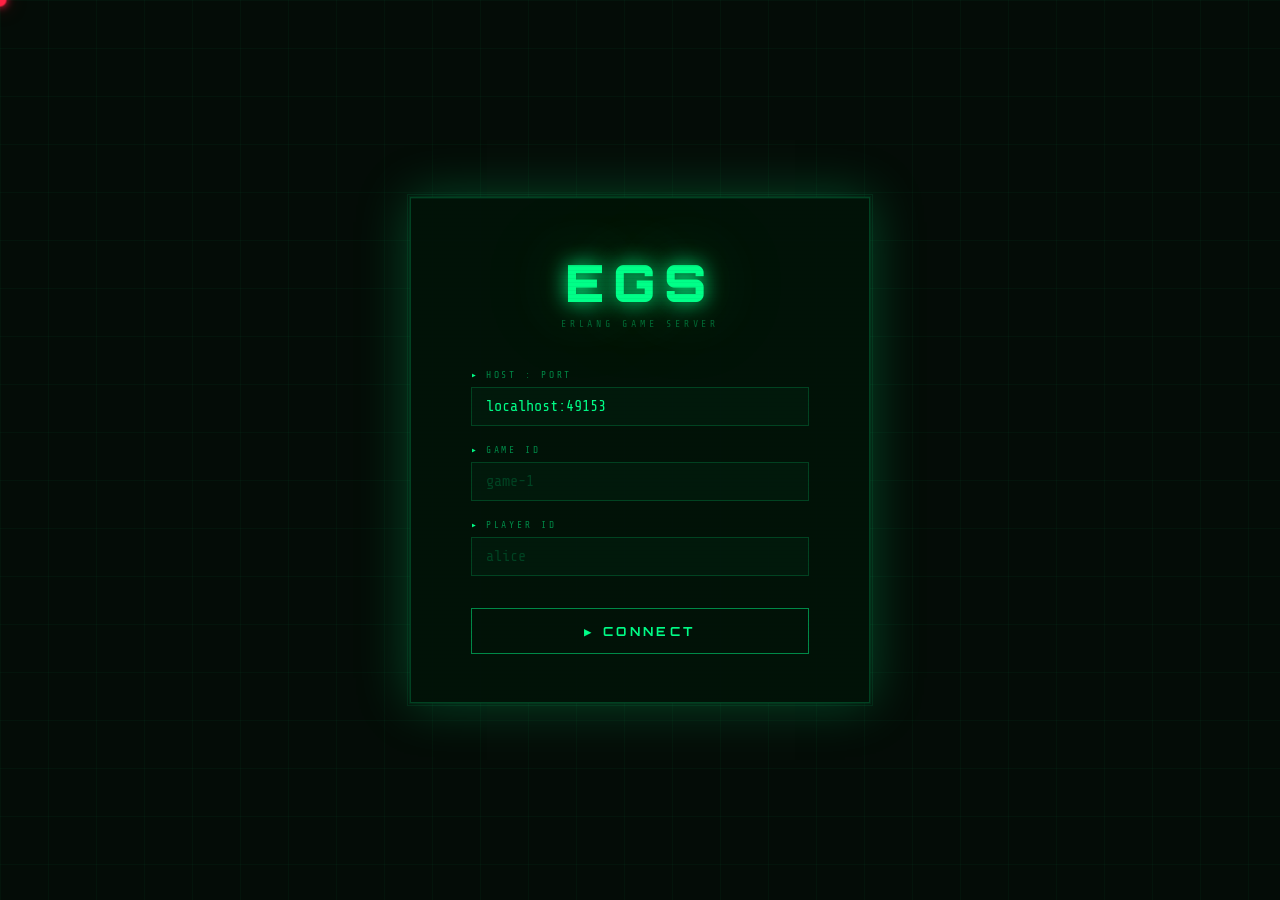
<file: erl/erlang_game_server/test_agario.html>
<!DOCTYPE html>
<html lang="it">
<head>
<meta charset="UTF-8">
<meta name="viewport" content="width=device-width, initial-scale=1.0">
<title>EGS — Erlang Game Server</title>
<link href="https://fonts.googleapis.com/css2?family=Share+Tech+Mono&family=Orbitron:wght@400;700;900&display=swap" rel="stylesheet">
<style>
*, *::before, *::after { box-sizing: border-box; margin: 0; padding: 0; }

:root {
  --green:      #00ff88;
  --green-dim:  rgba(0, 255, 136, 0.55);
  --green-glow: rgba(0, 255, 136, 0.25);
  --red:        #ff2244;
  --red-glow:   rgba(255, 34, 68, 0.4);
  --bg:         #040c07;
  --panel-bg:   rgba(2, 18, 8, 0.95);
  --border:     rgba(0, 255, 136, 0.2);
}

html, body {
  width: 100%; height: 100%;
  background: var(--bg);
  color: var(--green);
  font-family: 'Share Tech Mono', monospace;
  cursor: none;
  overflow: hidden;
  /* Global grid texture */
  background-image:
    linear-gradient(rgba(0,255,136,0.03) 1px, transparent 1px),
    linear-gradient(90deg, rgba(0,255,136,0.03) 1px, transparent 1px);
  background-size: 48px 48px;
}

/* ─── Mouse dot ──────────────────────────────────────── */
#mouse-dot {
  position: fixed;
  width: 13px; height: 13px;
  background: var(--red);
  border-radius: 50%;
  box-shadow: 0 0 8px var(--red), 0 0 22px var(--red-glow);
  pointer-events: none;
  transform: translate(-50%, -50%);
  z-index: 9999;
  will-change: left, top;
}

/* ─── LOGIN SCREEN ───────────────────────────────────── */
#login-screen {
  position: absolute; inset: 0;
  display: flex;
  align-items: center;
  justify-content: center;
}

.panel {
  position: relative;
  border: 1px solid var(--border);
  background: var(--panel-bg);
  padding: 52px 60px 48px;
  width: min(460px, 90vw);
  box-shadow:
    0 0 0 1px rgba(0,255,136,0.06),
    0 0 50px var(--green-glow),
    inset 0 1px 0 rgba(0,255,136,0.07);
}

/* Scanlines overlay */
.panel::after {
  content: '';
  position: absolute; inset: 0;
  background: repeating-linear-gradient(
    0deg, transparent, transparent 3px,
    rgba(0,0,0,0.04) 3px, rgba(0,0,0,0.04) 4px
  );
  pointer-events: none;
}

/* Corner ticks */
.panel::before {
  content: '';
  position: absolute;
  inset: -4px;
  border: 1px solid rgba(0,255,136,0.08);
  pointer-events: none;
}

.logo {
  font-family: 'Orbitron', monospace;
  font-size: 3.2rem;
  font-weight: 900;
  letter-spacing: 0.18em;
  text-align: center;
  color: var(--green);
  text-shadow: 0 0 20px var(--green), 0 0 60px var(--green-glow), 0 0 100px var(--green-glow);
  animation: flicker 8s infinite;
}

@keyframes flicker {
  0%, 95%, 97%, 99%, 100% { opacity: 1; }
  96%, 98% { opacity: 0.85; }
}

.subtitle {
  text-align: center;
  font-size: 0.62rem;
  letter-spacing: 0.38em;
  color: rgba(0,255,136,0.35);
  text-transform: uppercase;
  margin-top: 4px;
  margin-bottom: 40px;
}

.field + .field { margin-top: 18px; }

.field-label {
  display: block;
  font-size: 0.6rem;
  letter-spacing: 0.3em;
  color: rgba(0,255,136,0.5);
  text-transform: uppercase;
  margin-bottom: 7px;
}

.field-label .marker { color: var(--green); margin-right: 6px; }

.field-input {
  width: 100%;
  background: rgba(0,255,136,0.03);
  border: 1px solid rgba(0,255,136,0.18);
  color: var(--green);
  font-family: 'Share Tech Mono', monospace;
  font-size: 0.95rem;
  padding: 10px 14px;
  outline: none;
  transition: border-color 0.15s, box-shadow 0.15s, background 0.15s;
  caret-color: var(--green);
}

.field-input:focus {
  border-color: rgba(0,255,136,0.55);
  background: rgba(0,255,136,0.06);
  box-shadow: 0 0 14px var(--green-glow);
}

.field-input::placeholder { color: rgba(0,255,136,0.18); }

.connect-btn {
  display: block;
  width: 100%;
  margin-top: 32px;
  padding: 14px 20px;
  background: transparent;
  border: 1px solid rgba(0,255,136,0.5);
  color: var(--green);
  font-family: 'Orbitron', monospace;
  font-size: 0.78rem;
  font-weight: 700;
  letter-spacing: 0.28em;
  text-transform: uppercase;
  cursor: none;
  transition: background 0.15s, box-shadow 0.15s, border-color 0.15s;
  position: relative;
  overflow: hidden;
}

.connect-btn::before {
  content: '';
  position: absolute; inset: 0;
  background: linear-gradient(90deg, transparent, rgba(0,255,136,0.06), transparent);
  transform: translateX(-100%);
  transition: transform 0.4s;
}

.connect-btn:hover::before { transform: translateX(100%); }

.connect-btn:hover {
  background: rgba(0,255,136,0.1);
  border-color: var(--green);
  box-shadow: 0 0 24px var(--green-glow);
}

.connect-btn:disabled {
  opacity: 0.5;
  pointer-events: none;
}

.error-box {
  margin-top: 16px;
  padding: 10px 14px;
  border: 1px solid rgba(255,34,68,0.35);
  background: rgba(255,34,68,0.06);
  color: #ff4466;
  font-size: 0.77rem;
  letter-spacing: 0.04em;
  line-height: 1.5;
  display: none;
}

.error-box.visible {
  display: block;
  animation: slideIn 0.25s ease;
}

@keyframes slideIn {
  from { opacity: 0; transform: translateY(-6px); }
  to   { opacity: 1; transform: translateY(0); }
}

/* ─── GAME SCREEN ────────────────────────────────────── */
#game-screen {
  position: absolute; inset: 0;
  display: none;
  flex-direction: column;
  align-items: center;
  justify-content: center;
  gap: 10px;
}

#game-screen.active { display: flex; }

.hud {
  display: flex;
  align-items: center;
  justify-content: space-between;
  width: 100%;
  padding: 0 14px;
}

.hud-info {
  font-size: 0.65rem;
  letter-spacing: 0.18em;
  color: rgba(0,255,136,0.45);
  line-height: 1.8;
}

.hud-info b { color: var(--green); font-weight: normal; }

.hud-players {
  font-size: 0.65rem;
  letter-spacing: 0.12em;
  color: rgba(0,255,136,0.35);
}

.hud-players b { color: var(--green); }

.quit-btn {
  padding: 7px 22px;
  background: transparent;
  border: 1px solid rgba(255,34,68,0.4);
  color: #ff4466;
  font-family: 'Orbitron', monospace;
  font-size: 0.65rem;
  font-weight: 700;
  letter-spacing: 0.22em;
  text-transform: uppercase;
  cursor: none;
  transition: background 0.15s, box-shadow 0.15s;
}

.quit-btn:hover {
  background: rgba(255,34,68,0.1);
  box-shadow: 0 0 16px var(--red-glow);
}

#arena-canvas {
  border: 1px solid rgba(0,255,136,0.18);
  box-shadow:
    0 0 0 1px rgba(0,255,136,0.05),
    0 0 40px var(--green-glow),
    0 0 100px rgba(0,255,136,0.06);
  display: block;
  /* canvas is below the mouse dot */
}
</style>
</head>
<body>

<!-- Always-visible mouse dot -->
<div id="mouse-dot"></div>

<!-- ═══ LOGIN SCREEN ════════════════════════════════════ -->
<div id="login-screen">
  <div class="panel">
    <div class="logo">EGS</div>
    <div class="subtitle">Erlang Game Server</div>

    <div class="field">
      <label class="field-label" for="inp-host"><span class="marker">▸</span>Host : Port</label>
      <input class="field-input" id="inp-host" type="text"
             value="localhost:49153" autocomplete="off" spellcheck="false">
    </div>
    <div class="field">
      <label class="field-label" for="inp-game"><span class="marker">▸</span>Game ID</label>
      <input class="field-input" id="inp-game" type="text"
             placeholder="game-1" autocomplete="off" spellcheck="false">
    </div>
    <div class="field">
      <label class="field-label" for="inp-player"><span class="marker">▸</span>Player ID</label>
      <input class="field-input" id="inp-player" type="text"
             placeholder="alice" autocomplete="off" spellcheck="false">
    </div>

    <button class="connect-btn" id="connect-btn">▶ Connect</button>
    <div class="error-box" id="error-box"></div>
  </div>
</div>

<!-- ═══ GAME SCREEN ═════════════════════════════════════ -->
<div id="game-screen" id="game-screen">
  <div class="hud" id="hud">
    <div class="hud-info">
      GAME <b id="hud-game">—</b> &nbsp;·&nbsp; PLAYER <b id="hud-player">—</b>
    </div>
    <div class="hud-players">PLAYERS: <b id="hud-count">0</b></div>
    <button class="quit-btn" id="quit-btn">✕ Quit</button>
  </div>
  <canvas id="arena-canvas"></canvas>
</div>

<script>
"use strict";

// ──────────────────────────────────────────────────────────
// CONSTANTS
// ──────────────────────────────────────────────────────────
const ARENA_W = 2000;
const ARENA_H = 2000;

// ──────────────────────────────────────────────────────────
// STATE
// ──────────────────────────────────────────────────────────
let ws           = null;
let myGameId     = '';
let myPlayerId   = '';
let latestBalls  = [];        // last parsed balls from server
let latestFood   = [];
let mouseX       = 0;         // viewport coords
let mouseY       = 0;
let everConnected = false;    // received at least one WS message
let sendTimer    = null;
let rafId        = null;

// ──────────────────────────────────────────────────────────
// DOM REFS
// ──────────────────────────────────────────────────────────
const $mouseDot    = document.getElementById('mouse-dot');
const $loginScreen = document.getElementById('login-screen');
const $gameScreen  = document.getElementById('game-screen');
const $canvas      = document.getElementById('arena-canvas');
const ctx          = $canvas.getContext('2d');
const $errorBox    = document.getElementById('error-box');
const $connectBtn  = document.getElementById('connect-btn');
const $quitBtn     = document.getElementById('quit-btn');
const $hudGame     = document.getElementById('hud-game');
const $hudPlayer   = document.getElementById('hud-player');
const $hudCount    = document.getElementById('hud-count');

// ──────────────────────────────────────────────────────────
// MOUSE TRACKING
// ──────────────────────────────────────────────────────────
document.addEventListener('mousemove', e => {
  mouseX = e.clientX;
  mouseY = e.clientY;
  $mouseDot.style.left = mouseX + 'px';
  $mouseDot.style.top  = mouseY + 'px';
});

// ──────────────────────────────────────────────────────────
// CANVAS SIZING  (square, fits viewport)
// ──────────────────────────────────────────────────────────
function resizeCanvas() {
  const hudH = document.getElementById('hud').offsetHeight + 10 + 20; // gap + bottom margin
  const avW  = window.innerWidth  - 28;
  const avH  = window.innerHeight - hudH - 28;
  const side = Math.floor(Math.min(avW, avH));
  $canvas.width  = side;
  $canvas.height = side;
}

window.addEventListener('resize', resizeCanvas);

// ──────────────────────────────────────────────────────────
// COORDINATE HELPERS
// ──────────────────────────────────────────────────────────
// Arena units → canvas pixels
function a2c(ax, ay) {
  return [
    (ax / ARENA_W) * $canvas.width,
    (ay / ARENA_H) * $canvas.height,
  ];
}

// Mouse viewport coords → arena units
function mouseToArena() {
  const r = $canvas.getBoundingClientRect();
  return [
    ((mouseX - r.left) / $canvas.width)  * ARENA_W,
    ((mouseY - r.top)  / $canvas.height) * ARENA_H,
  ];
}

// Is mouse inside canvas bounding rect?
function mouseInCanvas() {
  const r = $canvas.getBoundingClientRect();
  return mouseX >= r.left && mouseX <= r.right &&
         mouseY >= r.top  && mouseY <= r.bottom;
}

// ──────────────────────────────────────────────────────────
// DIRECTION COMPUTATION
// ──────────────────────────────────────────────────────────
function computeDir() {
  const me = latestBalls.find(b => b.id === myPlayerId);
  if (!me) return [0, 0];

  const [mx, my] = mouseToArena();
  const vx = mx - me.x;
  const vy = my - me.y;
  const len = Math.hypot(vx, vy);
  if (len < 0.5) return [0, 0];
  return [vx / len, vy / len];
}

// ──────────────────────────────────────────────────────────
// WS SEND
// ──────────────────────────────────────────────────────────
function sendDir() {
  if (!ws || ws.readyState !== WebSocket.OPEN) return;
  const [dx, dy] = computeDir();
  ws.send(`{"dx":${dx.toFixed(4)},"dy":${dy.toFixed(4)}}`);
}

// ──────────────────────────────────────────────────────────
// RENDERING
// ──────────────────────────────────────────────────────────

// Deterministic hue from an ID string
function idToHue(id) {
  let h = 5381;
  for (let i = 0; i < id.length; i++) h = ((h * 33) ^ id.charCodeAt(i)) >>> 0;
  return h % 360;
}

// Pre-built color palette per player (cached)
const colorCache = new Map();
function getColor(id) {
  if (!colorCache.has(id)) {
    const hue = idToHue(id);
    colorCache.set(id, {
      fill:  `hsl(${hue},90%,58%)`,
      fill2: `hsl(${hue},70%,32%)`,
      glow:  `hsla(${hue},100%,60%,0.18)`,
      ring:  `hsla(${hue},100%,70%,0.65)`,
      label: `hsl(${hue},100%,82%)`,
    });
  }
  return colorCache.get(id);
}

function renderFrame() {
  const W = $canvas.width, H = $canvas.height;
  if (!W || !H) { rafId = requestAnimationFrame(renderFrame); return; }

  const scale = W / ARENA_W;

  // ── Background
  ctx.fillStyle = '#020d04';
  ctx.fillRect(0, 0, W, H);

  // ── Arena grid
  ctx.strokeStyle = 'rgba(0,255,136,0.05)';
  ctx.lineWidth = 1;
  const GRID = 10;
  const gs = W / GRID;
  for (let i = 0; i <= GRID; i++) {
    const p = Math.round(i * gs) + 0.5;
    ctx.beginPath(); ctx.moveTo(p, 0); ctx.lineTo(p, H); ctx.stroke();
    ctx.beginPath(); ctx.moveTo(0, p); ctx.lineTo(W, p); ctx.stroke();
  }

  // ── Arena border
  ctx.strokeStyle = 'rgba(0,255,136,0.28)';
  ctx.lineWidth = 1.5;
  ctx.strokeRect(1, 1, W - 2, H - 2);

  // ── Find my ball (for direction line)
  const myBall = latestBalls.find(b => b.id === myPlayerId);

  // ── Direction line (mouse → my ball) – only if mouse is inside canvas
  if (myBall && mouseInCanvas()) {
    const [bx, by] = a2c(myBall.x, myBall.y);
    const r = $canvas.getBoundingClientRect();
    const mx = mouseX - r.left;
    const my = mouseY - r.top;
    ctx.beginPath();
    ctx.moveTo(bx, by);
    ctx.lineTo(mx, my);
    ctx.strokeStyle = 'rgba(255,34,68,0.18)';
    ctx.lineWidth = 1;
    ctx.setLineDash([4, 7]);
    ctx.stroke();
    ctx.setLineDash([]);
  }
  // ── Food dots
    for (const dot of latestFood) {
        const [fx, fy] = a2c(dot.x, dot.y);
        const fr = 4 * scale;

        // Glow
        const fg = ctx.createRadialGradient(fx, fy, 0, fx, fy, fr * 3);
        fg.addColorStop(0, 'rgba(0,255,136,0.35)');
        fg.addColorStop(1, 'transparent');
        ctx.beginPath(); ctx.arc(fx, fy, fr * 3, 0, Math.PI * 2);
        ctx.fillStyle = fg; ctx.fill();

        // Dot
        ctx.beginPath(); ctx.arc(fx, fy, fr, 0, Math.PI * 2);
        ctx.fillStyle = '#00ff88';
        ctx.fill();
    }

  // ── Balls
  for (const ball of latestBalls) {
    const [cx, cy] = a2c(ball.x, ball.y);
    const r  = (ball.r || 20) * scale;
    const isMe = ball.id === myPlayerId;
    const col = getColor(ball.id);

    // Outer glow halo
    const grd = ctx.createRadialGradient(cx, cy, r * 0.4, cx, cy, r * 2.8);
    grd.addColorStop(0, col.glow);
    grd.addColorStop(1, 'transparent');
    ctx.beginPath(); ctx.arc(cx, cy, r * 2.8, 0, Math.PI * 2);
    ctx.fillStyle = grd; ctx.fill();

    // Body gradient
    const bg = ctx.createRadialGradient(cx - r*0.3, cy - r*0.35, r*0.05, cx, cy, r);
    bg.addColorStop(0, col.fill);
    bg.addColorStop(1, col.fill2);
    ctx.beginPath(); ctx.arc(cx, cy, r, 0, Math.PI * 2);
    ctx.fillStyle = bg;
    ctx.fill();

    // Specular highlight
    ctx.beginPath(); ctx.arc(cx - r*0.28, cy - r*0.3, r*0.22, 0, Math.PI * 2);
    ctx.fillStyle = 'rgba(255,255,255,0.22)';
    ctx.fill();

    // Own-player ring
    if (isMe) {
      ctx.beginPath(); ctx.arc(cx, cy, r + 4, 0, Math.PI * 2);
      ctx.strokeStyle = col.ring;
      ctx.lineWidth = 2;
      ctx.stroke();
      // Second pulsing ring (CSS can't do this on canvas, use a simple alpha trick)
      ctx.beginPath(); ctx.arc(cx, cy, r + 9, 0, Math.PI * 2);
      ctx.strokeStyle = col.ring.replace('0.65', '0.2');
      ctx.lineWidth = 1;
      ctx.stroke();
    }

    // Label inside ball
    const fontSize = Math.max(9, Math.min(r * 0.85, 18));
    ctx.font = `bold ${fontSize}px "Share Tech Mono", monospace`;
    ctx.textAlign = 'center';
    ctx.textBaseline = 'middle';
    ctx.fillStyle = isMe ? '#fff' : 'rgba(255,255,255,0.82)';
    ctx.fillText(ball.id.length > 7 ? ball.id.slice(0, 6) + '…' : ball.id, cx, cy);

    // "YOU" tag above for own player
    if (isMe) {
      const tagSize = Math.max(8, r * 0.55);
      ctx.font = `${tagSize}px "Share Tech Mono", monospace`;
      ctx.fillStyle = col.label;
      ctx.fillText('YOU', cx, cy - r - tagSize - 2);
    }
  }

  // ── Mouse on canvas: draw red dot on top of everything
  if (mouseInCanvas()) {
    const r = $canvas.getBoundingClientRect();
    const mx = mouseX - r.left;
    const my = mouseY - r.top;
    // Outer glow
    const mg = ctx.createRadialGradient(mx, my, 0, mx, my, 18);
    mg.addColorStop(0, 'rgba(255,34,68,0.3)');
    mg.addColorStop(1, 'transparent');
    ctx.beginPath(); ctx.arc(mx, my, 18, 0, Math.PI * 2);
    ctx.fillStyle = mg; ctx.fill();
    // Dot
    ctx.beginPath(); ctx.arc(mx, my, 6, 0, Math.PI * 2);
    ctx.fillStyle = '#ff2244'; ctx.fill();
  }

  $hudCount.textContent = latestBalls.length;
  rafId = requestAnimationFrame(renderFrame);
}

// ──────────────────────────────────────────────────────────
// SCREEN TRANSITIONS
// ──────────────────────────────────────────────────────────
function showError(msg) {
  $errorBox.textContent = '> ' + msg;
  $errorBox.classList.add('visible');
  $connectBtn.disabled  = false;
  $connectBtn.textContent = '▶ Connect';
}

function enterGame() {
  everConnected = true;
  $hudGame.textContent   = myGameId;
  $hudPlayer.textContent = myPlayerId;
  $errorBox.classList.remove('visible');
  $loginScreen.style.display = 'none';
  $gameScreen.classList.add('active');
  resizeCanvas();
  rafId = requestAnimationFrame(renderFrame);
  sendTimer = setInterval(sendDir, 20);
}

function leaveGame(errMsg) {
  cancelAnimationFrame(rafId);
  clearInterval(sendTimer);
  everConnected = false;
  latestBalls   = [];
  latestFood   = [];
  $gameScreen.classList.remove('active');
  $loginScreen.style.display = 'flex';
  $connectBtn.disabled = false;
  $connectBtn.textContent = '▶ Connect';
  if (errMsg) showError(errMsg);
  else $errorBox.classList.remove('visible');
}

// ──────────────────────────────────────────────────────────
// WEBSOCKET CONNECT
// ──────────────────────────────────────────────────────────
function connect() {
  const host   = document.getElementById('inp-host').value.trim();
  const gameId = document.getElementById('inp-game').value.trim();
  const playId = document.getElementById('inp-player').value.trim();

  if (!host || !gameId || !playId) {
    showError('ERROR: tutti i campi sono obbligatori');
    return;
  }

  $errorBox.classList.remove('visible');
  $connectBtn.disabled = true;
  $connectBtn.textContent = '… Connecting';

  myGameId   = gameId;
  myPlayerId = playId;
  everConnected = false;

  const url = `ws://${host}/ws/${encodeURIComponent(gameId)}/${encodeURIComponent(playId)}`;

  try {
    ws = new WebSocket(url);
  } catch (e) {
    showError(`ERROR: indirizzo non valido — ${e.message}`);
    return;
  }

  // onopen: don't switch screens yet, wait for first message
  ws.onopen = () => { /* waiting… */ };

  ws.onmessage = e => {
    let data;
    try { data = JSON.parse(e.data); } catch (_) { return; }

    switch(data.type){
      case "state":
        if (Array.isArray(data.balls)) latestBalls = data.balls;
        if (Array.isArray(data.food))  latestFood  = data.food;
        console.log("jjj");
        break;

      case "gameover":    
        // todo: showing top3 in some sort of podium (ask ai dont do this by your own)
        console.log(data.top3);
        break;

      default: console.warn("unknown type\n");
    }
        
    if (!everConnected) enterGame();
  };

  ws.onclose = e => {
    if (!everConnected) {
      // Never received a frame — connection failed
      if (e.code === 1008) {
        showError(`ERROR: game "${myGameId}" non trovato sul server`);
      } else if (e.code === 1006) {
        showError(`ERROR: impossibile connettersi a ${host}`);
      } else {
        showError(`ERROR: connessione rifiutata (code ${e.code})`);
      }
    } else {
      // Was playing, got disconnected
      leaveGame(`DISCONNECTED: codice ${e.code}`);
    }
  };

  ws.onerror = () => { /* onclose fires right after — handled there */ };
}

// ──────────────────────────────────────────────────────────
// QUIT
// ──────────────────────────────────────────────────────────
$quitBtn.addEventListener('click', () => {
  if (ws) {
    ws.onclose = null;  // suppress disconnect error on intentional quit
    ws.close(1000, 'quit');
  }
  leaveGame(null);
});

// ──────────────────────────────────────────────────────────
// KEYBOARD
// ──────────────────────────────────────────────────────────
document.addEventListener('keydown', e => {
  if (e.key === 'Enter' && $loginScreen.style.display !== 'none') connect();
});

$connectBtn.addEventListener('click', connect);
</script>
</body>
</html>
</file>
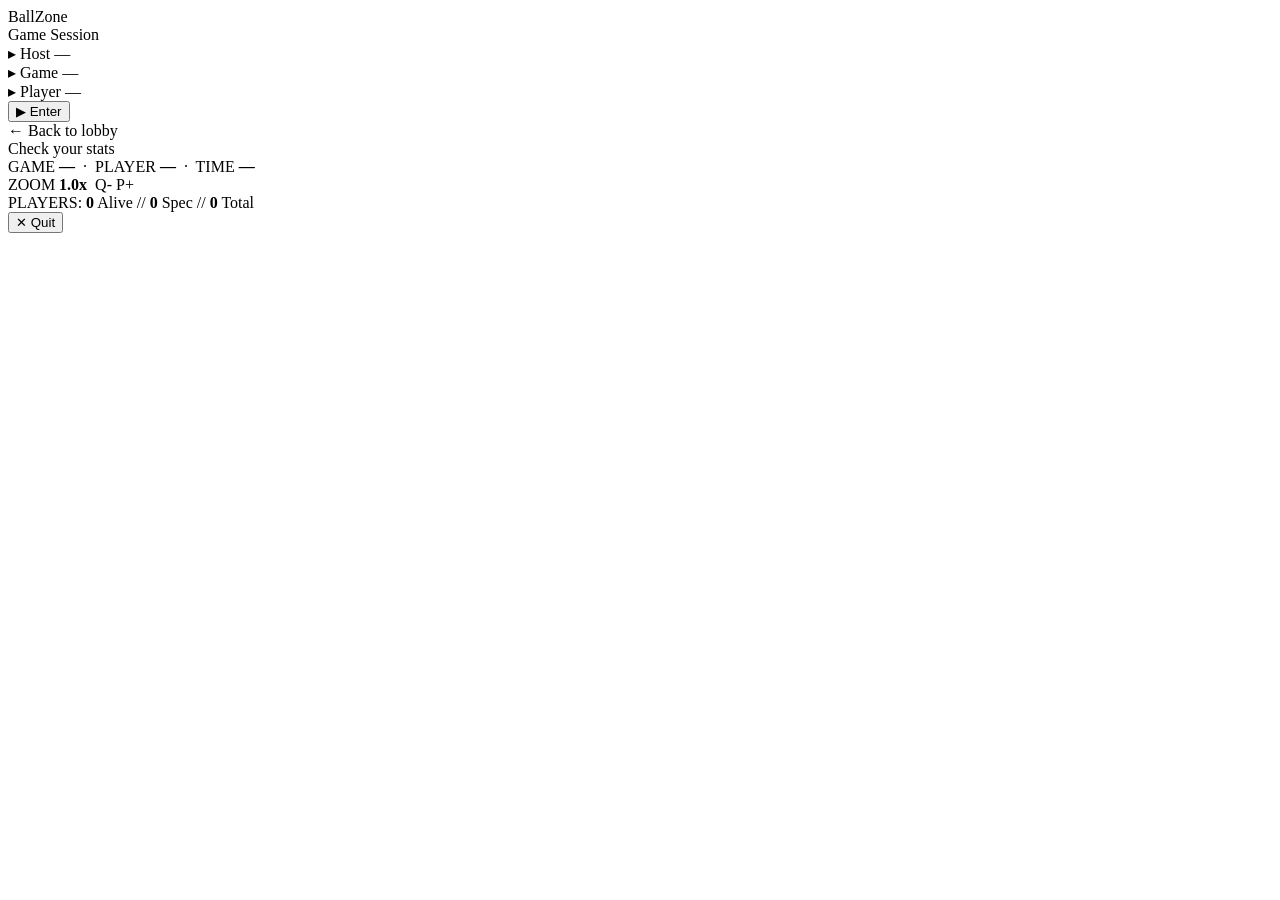
<file: java/dsmt/src/main/resources/templates/game.html>
<!DOCTYPE html>
<html lang="it">
<head>
    <meta charset="UTF-8">
    <meta name="viewport" content="width=device-width, initial-scale=1.0">
    <title>BallZone — Game</title>
    <link th:href="@{/css/general.css}" type="text/css" rel="stylesheet"/>
    <link th:href="@{/css/game.css}" type="text/css" rel="stylesheet"/>

    <script th:inline="javascript">
        const INIT_HOST_IP = [[${hostIp}]];
        const INIT_HOST_PORT = [[${hostPort}]];
        const INIT_GAME_ID = [[${gameId}]];
        const INIT_PLAYER_ID = [[${playerId}]];
        const INIT_GAME_TOKEN = [[${gameToken}]];
    </script>
</head>
<body>

<!-- Always-visible mouse dot -->
<div id="mouse-dot"></div>

<!-- Enter screen -->
<div id="login-screen" class="main-box">
    <div class="panel">

        <!-- ── Normal pre-game content ── -->
        <div id="pre-panel">
            <div class="pre-logo">BallZone</div>
            <div class="pre-subtitle">Game Session</div>

            <div class="info-chips">
                <div class="info-chip">
                    <span class="info-key">▸ Host</span>
                    <span class="info-val" th:text="${hostIp} + ':' + ${hostPort}">—</span>
                </div>
                <div class="info-chip">
                    <span class="info-key">▸ Game</span>
                    <span class="info-val" th:text="${gameId}">—</span>
                </div>
                <div class="info-chip">
                    <span class="info-key">▸ Player</span>
                    <span class="info-val" th:text="${playerId}">—</span>
                </div>
            </div>

            <button class="connect-btn" id="enter-btn">▶ Enter</button>

            <div class="page-link">
                <a th:href="@{/home}">← Back to lobby</a>
            </div>

            <div class="page-link">
                <a th:href="@{/statistics}">Check your stats</a>
            </div>

            <div class="error-box" id="error-box"></div>
        </div>

        <!-- death panel -->
        <div id="death-panel" class="death-panel" style="display:none">
            <div class="death-title">YOU DIED</div>
            <div class="death-sub">Socket open · watching live</div>

            <div id="death-leaderboard" class="death-lb">
                <!-- populated via JS dynamically -->
            </div>

            <button class="connect-btn rejoin-btn" id="rejoin-btn">↺ Rejoin</button>

            <div class="page-link" style="margin-top: 12px">
                <a th:href="@{/lobby}">← Back to lobby</a>
            </div>
        </div>

        <!-- Gameover -->
        <div id="gameover-panel" style="display:none">
            <div class="death-title" style="color:var(--accent);text-shadow:var(--glow)">GAME OVER</div>
            <div class="death-sub">Final classification</div>

            <div id="gameover-leaderboard" class="death-lb"></div>

            <a class="connect-btn" th:href="@{/home}"
            style="display:block;text-align:center;text-decoration:none;margin-top:12px">
                ← Back to lobby
            </a>
        </div>
    </div>
</div>

<!-- In-game screen -->
<div id="game-screen" class="main-box">
    <div class="hud" id="hud">
        <div class="hud-info">
            GAME <b id="hud-game">—</b> &nbsp;·&nbsp;
            PLAYER <b id="hud-player">—</b> &nbsp;·&nbsp;
            TIME <b id="hud-time">—</b>
        </div>
        <div id="hud-zoom">
            ZOOM <b id="hud-zoom-val">1.0x</b>
            &nbsp;<span id="hud-zoom-hint">Q- P+</span>
        </div>
        <div class="hud-players">
            PLAYERS:
            <span><b id="hud-count-alive">0</b> Alive</span> //
            <span><b id="hud-count-spec">0</b> Spec</span> //
            <span><b id="hud-count-total">0</b> Total</span>
        </div>
        <button class="quit-btn" id="quit-btn">✕ Quit</button>
    </div>
    <canvas id="arena-canvas"></canvas>
</div>

<script th:src="@{js/game.js}"></script>
</body>
</html>
</file>
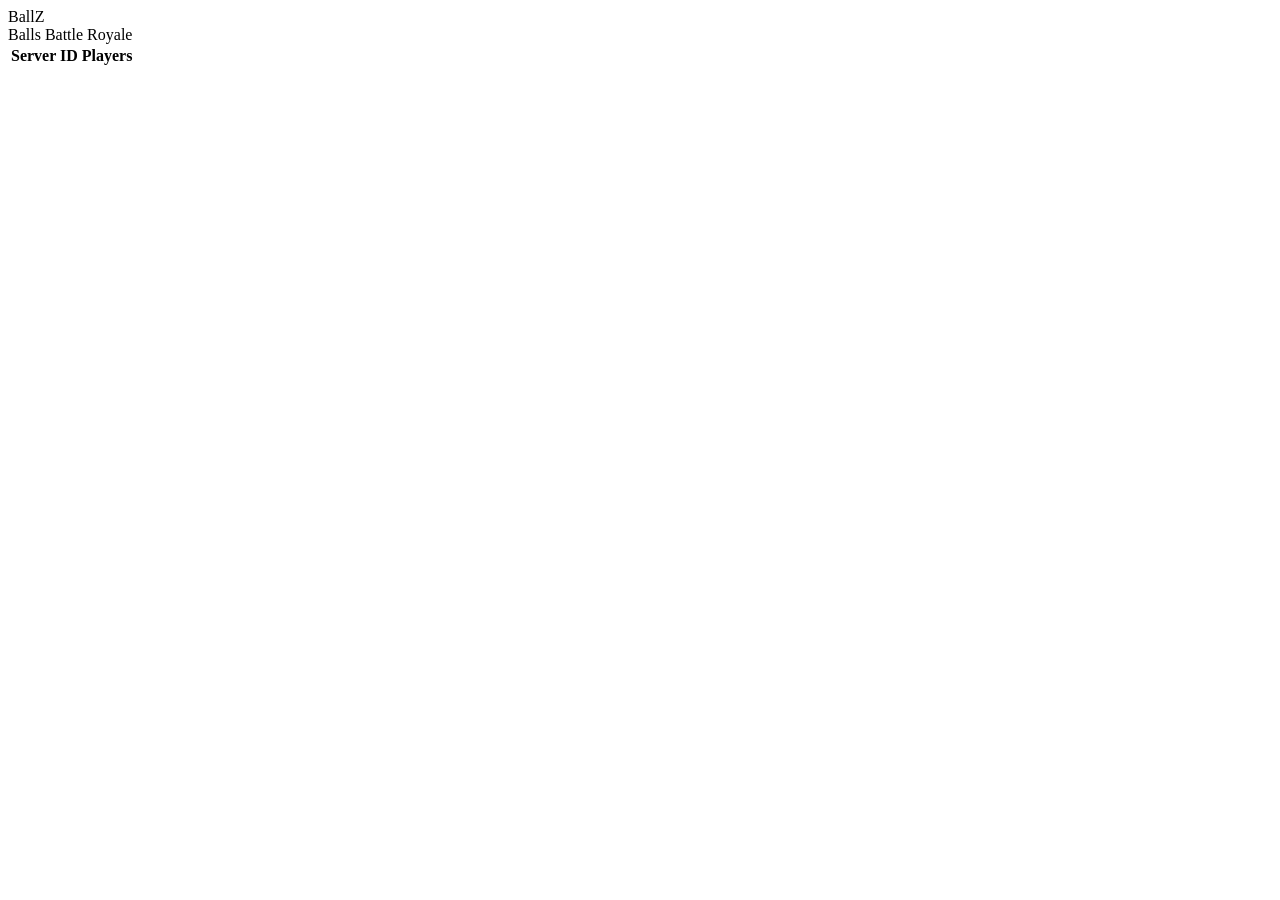
<file: java/dsmt/src/main/resources/templates/game_servers.html>
<!DOCTYPE html>
<html lang="it" xmlns:th="http://www.thymeleaf.org">
<head>
    <meta charset="UTF-8">
    <meta name="viewport" content="width=device-width, initial-scale=1.0">
    <title>EGS — Erlang Game Server</title>
    <link href="https://fonts.googleapis.com/css2?family=Share+Tech+Mono&family=Orbitron:wght@400;700;900&display=swap" rel="stylesheet">
    <link th:href="@{/css/general.css}" type="text/css" rel="stylesheet"/>
    <link th:href="@{/css/game_servers.css}" type="text/css" rel="stylesheet"/>
</head>
<body onload="startListUpdate()">

<div id="mouse-dot"></div>
<script th:src="@{/js/custom_pointer.js}" type="text/javascript"></script>
<script th:src="@{/js/game_servers.js}" type="text/javascript"></script>

<div id="list-screen" class="main-box">
    <div class="panel">
        <div class="logo">BallZ</div>
        <div class="subtitle">Balls Battle Royale</div>

        <table class="table">
            <thead>
            <tr>
                <th>Server ID</th>
                <th>Players</th>
                <th></th>
            </tr>
            </thead>
            <tbody id="server-list">

            </tbody>
        </table>
    </div>
</div>

</body>
</html>
</file>
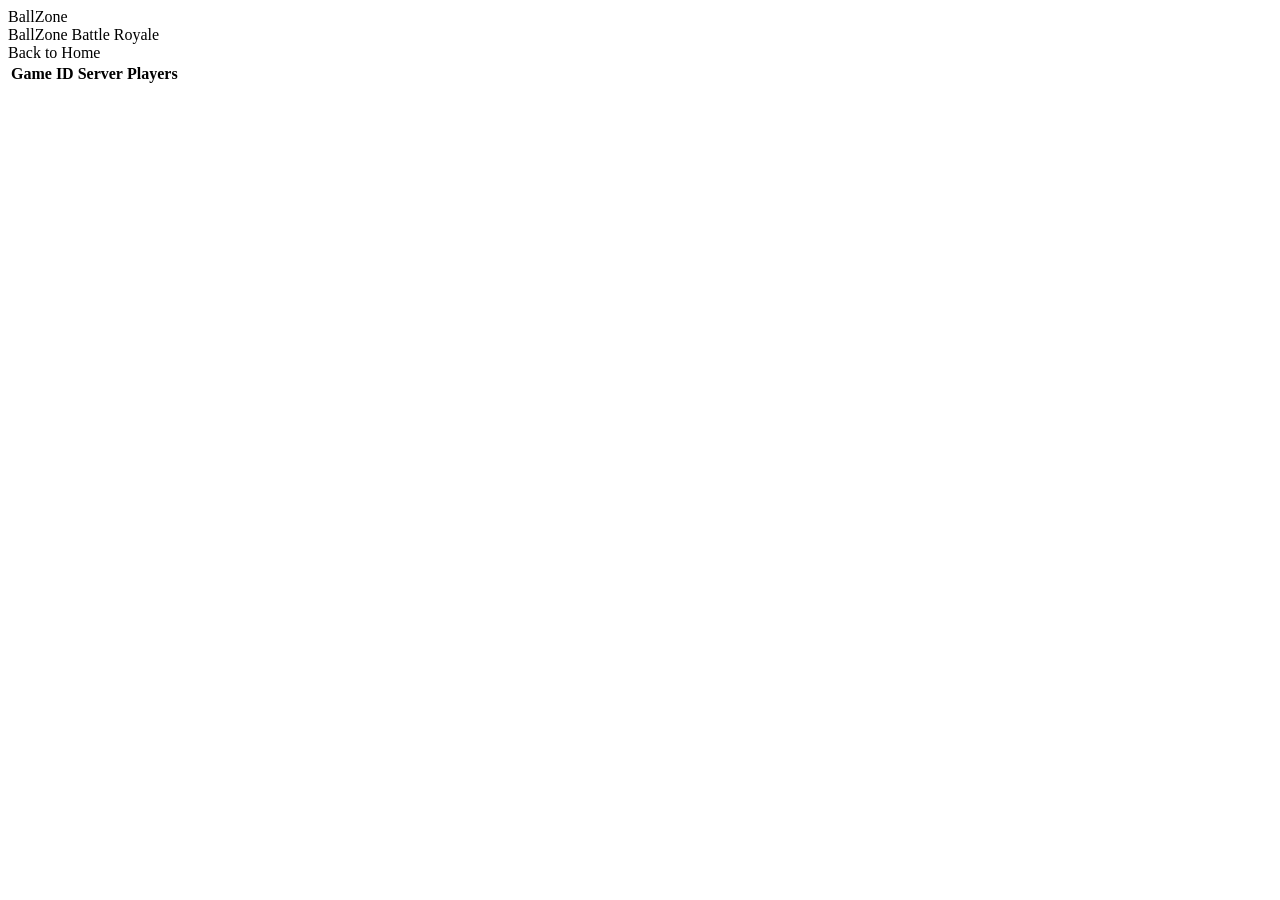
<file: java/dsmt/src/main/resources/templates/games_list.html>
<!DOCTYPE html>
<html lang="it" xmlns:th="http://www.thymeleaf.org">
<head>
    <meta charset="UTF-8">
    <meta name="viewport" content="width=device-width, initial-scale=1.0">
    <title>BallZone — Games list</title>
    <link href="https://fonts.googleapis.com/css2?family=Share+Tech+Mono&family=Orbitron:wght@400;700;900&display=swap" rel="stylesheet">
    <link th:href="@{/css/general.css}" type="text/css" rel="stylesheet"/>
    <link th:href="@{/css/games_list.css}" type="text/css" rel="stylesheet"/>
</head>
<body onload="startListUpdate()">

<div id="mouse-dot"></div>
<script th:src="@{/js/custom_pointer.js}" type="text/javascript"></script>
<script th:src="@{/js/games_list.js}" type="text/javascript"></script>

<div id="list-screen" class="main-box">
    <div class="panel">
        <div class="logo">BallZone</div>
        <div class="subtitle">BallZone Battle Royale</div>
        <a class="back-link" th:href="@{/home}">Back to Home</a>

        <div class="table-wrapper">
            <table class="table">
                <thead>
                    <tr>
                        <th>Game ID</th>
                        <th>Server</th>
                        <th>Players</th>
                        <th></th>
                    </tr>
                </thead>
                <tbody id="server-list"></tbody>
            </table>
        </div>
    </div>
</div>

</body>
</html>
</file>
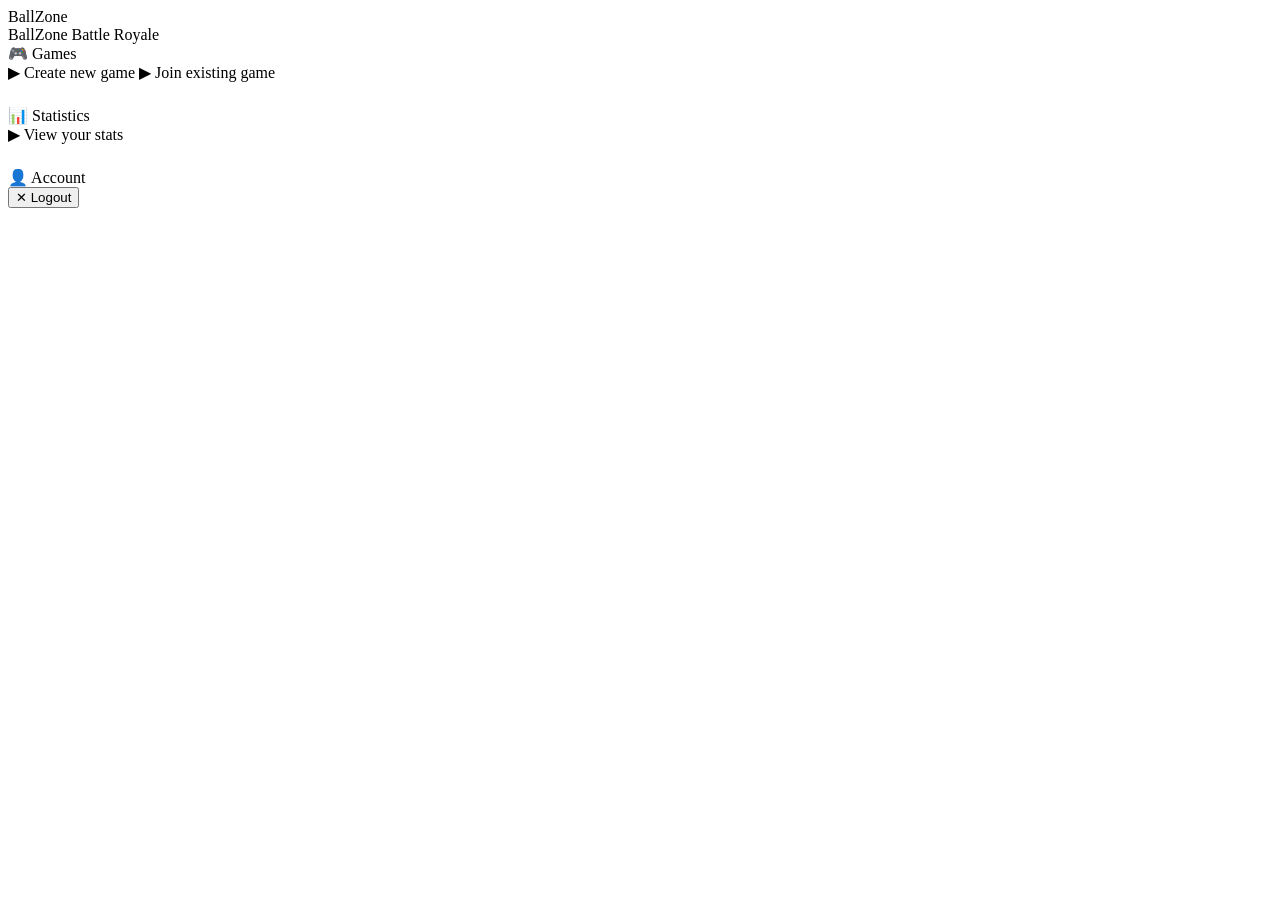
<file: java/dsmt/src/main/resources/templates/home.html>
<!DOCTYPE html>
<html lang="it" xmlns:th="http://www.thymeleaf.org">
<head>
    <meta charset="UTF-8">
    <meta name="viewport" content="width=device-width, initial-scale=1.0">
    <title>BallZone — Home</title>
    <link href="https://fonts.googleapis.com/css2?family=Share+Tech+Mono&family=Orbitron:wght@400;700;900&display=swap" rel="stylesheet">
    <link th:href="@{/css/general.css}" type="text/css" rel="stylesheet"/>
    <link th:href="@{/css/home.css}" type="text/css" rel="stylesheet"/>
</head>
<body>

<div id="mouse-dot"></div>
<script th:src="@{/js/custom_pointer.js}" type="text/javascript"></script>

<div class="main-box">
    <div class="panel">
        <div class="logo">BallZone</div>
        <div class="subtitle">BallZone Battle Royale</div>

        <div class="section-label">🎮 Games</div>
        <a th:href="@{/create}" class="home-btn">▶ Create new game</a>
        <a th:href="@{/join}" class="home-btn">▶ Join existing game</a>

        <div class="section-label" style="margin-top:24px">📊 Statistics</div>
        <a th:href="@{/statistics}" class="home-btn">▶ View your stats</a>

        <div class="section-label" style="margin-top:24px">👤 Account</div>
        <form th:action="@{/logout}" method="post">
            <button class="home-btn home-btn--danger">✕ Logout</button>
        </form>
    </div>
</div>
</body>
</html>
</file>
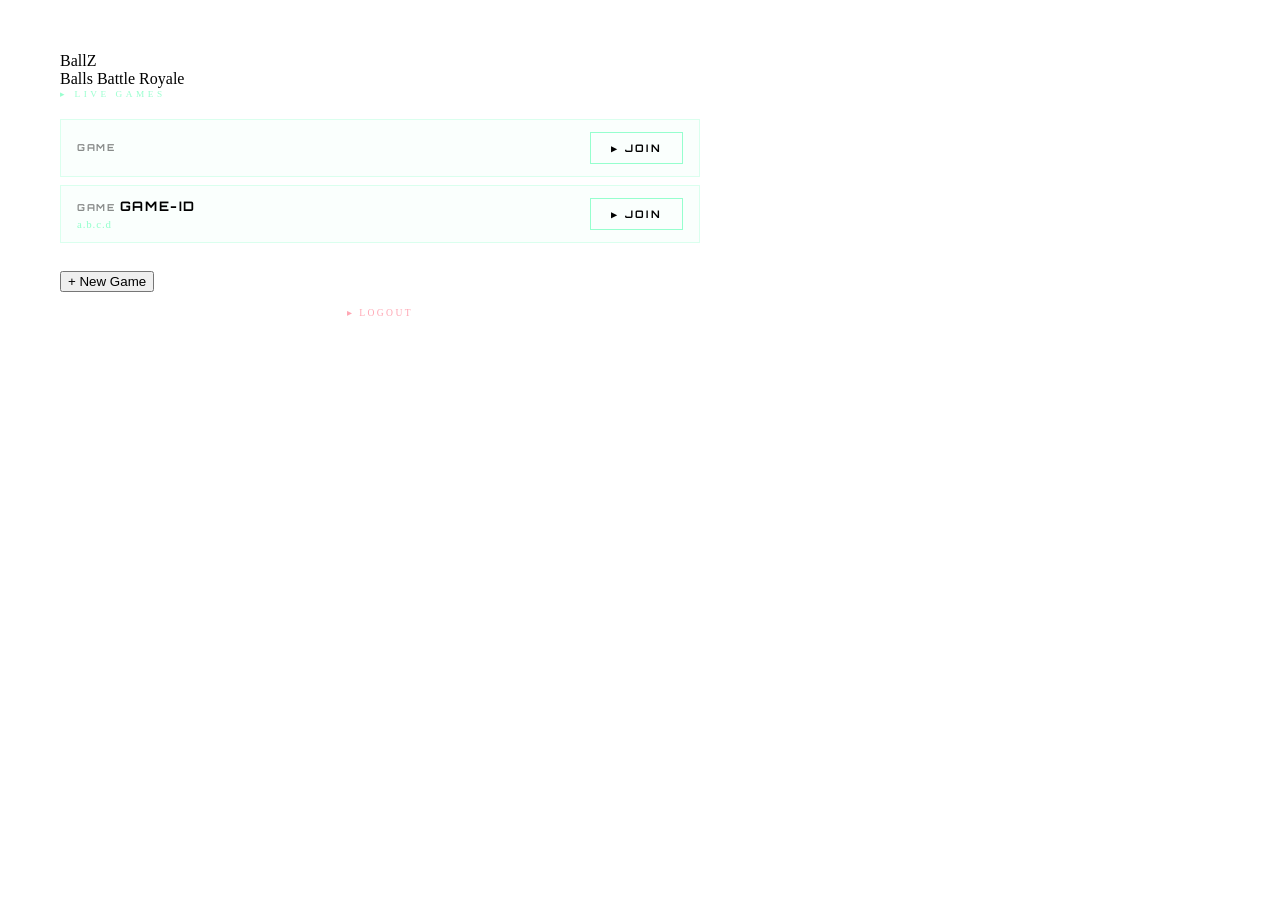
<file: java/dsmt/src/main/resources/templates/lobby.html>
<!DOCTYPE html>
<html lang="it" xmlns:th="http://www.thymeleaf.org">
<head>
    <meta charset="UTF-8">
    <meta name="viewport" content="width=device-width, initial-scale=1.0">
    <title>BallZ — Lobby</title>
    <link href="https://fonts.googleapis.com/css2?family=Share+Tech+Mono&family=Orbitron:wght@400;700;900&display=swap" rel="stylesheet">
    <link th:href="@{/css/general.css}" rel="stylesheet"/>
    <style>
        /* ── Lobby-specific overrides ───────────────────────── */
        .panel {
            width: min(640px, 94vw);
            padding: 44px 52px 44px;
        }

        /* Header row: logo + user badge */
        .lobby-header {
            display: flex;
            align-items: flex-start;
            justify-content: space-between;
            margin-bottom: 36px;
        }
        .lobby-header .logo { text-align: left; font-size: 2.6rem; }
        .lobby-header .subtitle { text-align: left; margin: 4px 0 0; }

        .user-badge {
            display: flex;
            flex-direction: column;
            align-items: flex-end;
            gap: 4px;
        }
        .user-badge .badge-label {
            font-size: 0.52rem;
            letter-spacing: 0.3em;
            color: rgba(0,255,136,0.35);
            text-transform: uppercase;
        }
        .user-badge .badge-name {
            font-family: 'Orbitron', monospace;
            font-size: 0.78rem;
            font-weight: 700;
            color: var(--green);
            text-shadow: 0 0 12px var(--green-glow);
            letter-spacing: 0.12em;
        }

        /* Section title */
        .section-title {
            font-size: 0.58rem;
            letter-spacing: 0.38em;
            color: rgba(0,255,136,0.4);
            text-transform: uppercase;
            margin-bottom: 12px;
            padding-bottom: 8px;
            border-bottom: 1px solid var(--border);
        }
        .section-title .marker { color: var(--green); margin-right: 6px; }

        /* Games list */
        .games-list { display: flex; flex-direction: column; gap: 8px; }

        .game-row {
            display: flex;
            align-items: center;
            justify-content: space-between;
            padding: 12px 16px;
            border: 1px solid rgba(0,255,136,0.13);
            background: rgba(0,255,136,0.02);
            transition: border-color 0.15s, background 0.15s;
        }
        .game-row:hover {
            border-color: rgba(0,255,136,0.35);
            background: rgba(0,255,136,0.05);
        }

        .game-info { display: flex; flex-direction: column; gap: 4px; }

        .game-id {
            font-family: 'Orbitron', monospace;
            font-size: 0.82rem;
            font-weight: 700;
            color: var(--green);
            letter-spacing: 0.12em;
        }
        .game-id::before { content: 'GAME '; font-size: 0.6rem; opacity: 0.45; }

        .game-addr {
            font-size: 0.68rem;
            color: rgba(0,255,136,0.42);
            letter-spacing: 0.08em;
        }

        /* Join button — compact inline variant */
        .join-btn {
            padding: 8px 20px;
            background: transparent;
            border: 1px solid rgba(0,255,136,0.4);
            color: var(--green);
            font-family: 'Orbitron', monospace;
            font-size: 0.65rem;
            font-weight: 700;
            letter-spacing: 0.22em;
            text-transform: uppercase;
            text-decoration: none;
            cursor: none;
            white-space: nowrap;
            transition: background 0.15s, box-shadow 0.15s, border-color 0.15s;
        }
        .join-btn:hover {
            background: rgba(0,255,136,0.1);
            border-color: var(--green);
            box-shadow: 0 0 18px var(--green-glow);
        }

        /* Empty state */
        .empty-state {
            text-align: center;
            padding: 28px 0;
            color: rgba(0,255,136,0.22);
            font-size: 0.72rem;
            letter-spacing: 0.18em;
            border: 1px dashed rgba(0,255,136,0.1);
        }

        /* Bottom actions */
        .actions { margin-top: 28px; display: flex; flex-direction: column; gap: 10px; }

        .logout-link {
            text-align: center;
            margin-top: 10px;
        }
        .logout-link a {
            font-size: 0.6rem;
            letter-spacing: 0.25em;
            color: rgba(255,34,68,0.4);
            text-decoration: none;
            text-transform: uppercase;
            transition: color 0.15s;
        }
        .logout-link a:hover { color: var(--red); }
    </style>
</head>
<body>

<div id="mouse-dot"></div>
<script th:src="@{/js/custom_pointer.js}"></script>

<div class="main-box">
    <div class="panel">
        <div class="logo">BallZ</div>
        <div class="subtitle">Balls Battle Royale</div>

        <!-- ── LIVE GAMES ────────────────────────────────────── -->
        <div class="section-title">
            <span class="marker">▸</span>Live Games
        </div>

        <div class="games-list">
            <!-- Populated by Thymeleaf from model attribute "games" -->
            <!-- Each game: gameId (String), hostIp (String), port (int) -->

            <!--
            <div th:if="${games.isEmpty()}" class="empty-state">
                NO ACTIVE GAMES — START ONE BELOW
            </div>
            -->

            <div th:if="${games == null or games.isEmpty()}" class="game-row">
                <div class="game-info">
                    <span class="game-id" th:text="a"></span>
                    <span class="game-addr" th:text="localhost"></span>
                </div>
                <a class="join-btn"
                   th:href="@{/game(gameId='a', hostIp='localhost')}">
                    ▶ Join
                </a>
            </div>

            <div th:each="game : ${games}" class="game-row">
                <div class="game-info">
                    <span class="game-id" th:text="${game.gameId}">GAME-ID</span>
                    <span class="game-addr" th:text="${game.hostIp}">a.b.c.d</span>
                </div>
                <a class="join-btn"
                   th:href="@{/game(gameId=${game.gameId}, hostIp=${game.hostIp})}">
                    ▶ Join
                </a>
            </div>
        </div>

        <!-- ── ACTIONS ───────────────────────────────────────── -->
        <div class="actions">
            <!-- POST a /game/new: il server crea il game e redirige a /lobby -->
            <form th:action="@{/game/new}" method="post">
                <button class="connect-btn" type="submit">+ New Game</button>
            </form>
        </div>

        <!-- ── MESSAGES ──────────────────────────────────────── -->
        <div class="error-box"
             th:classappend="${param.error != null} ? ' visible'"
             th:text="${param.error != null} ? '> ' + ${param.error} : ''"></div>

        <div class="error-box"
             th:classappend="${param.created != null} ? ' visible'"
             th:text="${param.created != null} ? '> GAME CREATED: ' + ${param.created} : ''"
             style="border-color:rgba(0,255,136,.35);background:rgba(0,255,136,.06);color:#00ff88"></div>

        <!-- ── LOGOUT ────────────────────────────────────────── -->
        <div class="logout-link">
            <form th:action="@{/auth/logout}" method="post" style="display:inline">
                <button type="submit"
                        style="background:none;border:none;font-family:inherit;cursor:none">
                    <a style="pointer-events:none">▸ Logout</a>
                </button>
            </form>
        </div>

    </div>
</div>

</body>
</html>
</file>
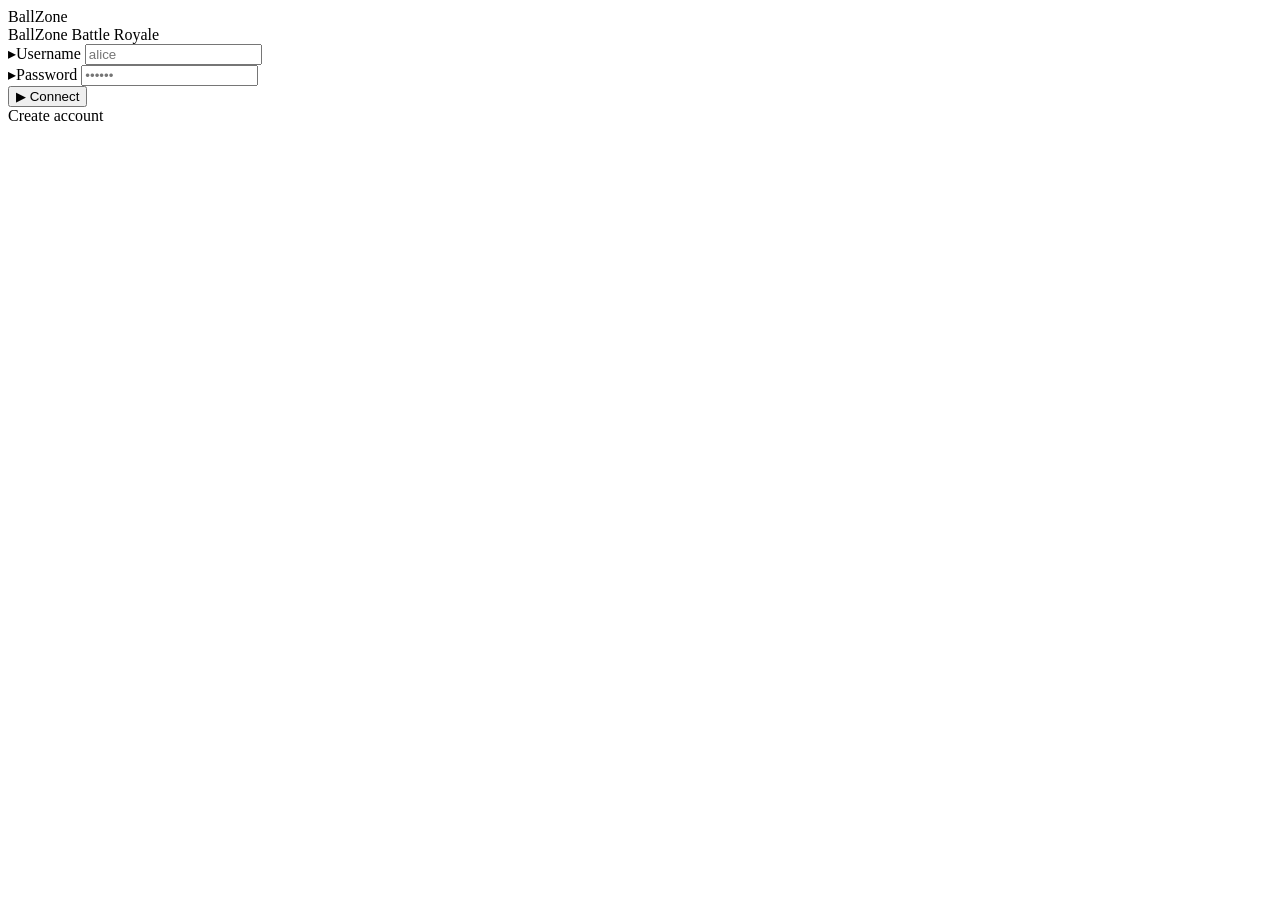
<file: java/dsmt/src/main/resources/templates/login.html>
<!DOCTYPE html>
<html lang="it" xmlns:th="http://www.thymeleaf.org">
<head>
    <meta charset="UTF-8">
    <meta name="viewport" content="width=device-width, initial-scale=1.0">
    <title>BallZone — Login</title>
    <link href="https://fonts.googleapis.com/css2?family=Share+Tech+Mono&family=Orbitron:wght@400;700;900&display=swap" rel="stylesheet">
    <link th:href="@{/css/general.css}" type="text/css" rel="stylesheet"/>
</head>
<body>

<div id="mouse-dot"></div>
<script th:src="@{/js/custom_pointer.js}" type="text/javascript"></script>

<div id="login-screen" class="main-box">
    <div class="panel">
        <div class="logo">BallZone</div>
        <div class="subtitle">BallZone Battle Royale</div>

        <form th:action="@{/auth/login}" method="post">
            <div class="field">
                <label class="field-label" for="username"><span class="marker">▸</span>Username</label>
                <input class="field-input" type="text" id="username" name="username" placeholder="alice" autocomplete="off" required>
            </div>

            <div class="field">
                <label class="field-label" for="password"><span class="marker">▸</span>Password</label>
                <input class="field-input" type="password" id="password" name="password" placeholder="••••••" autocomplete="off" required>
            </div>

            <button class="connect-btn" type="submit">▶ Connect</button>

            <div class="page-link">
                <a th:href="@{/signup}">Create account</a>
            </div>
        </form>

        <!-- ERROR & LOGOUT MESSAGES -->
        <div class="error-box" th:classappend="${param.error} ? ' visible'"
             th:text="${param.error} ? 'Error: wrong username or password' : ''"></div>
        <div class="error-box" th:classappend="${param.logout} ? ' visible'"
             th:text="${param.logout} ? 'Logout successful' : ''"></div>
        <div class="error-box"
             th:classappend="${param.signupSuccess} ? ' visible'"
             th:text="${param.signupSuccess} ? 'Signup successful, please log in' : ''"
             style="border-color: rgba(0,255,136,0.35); background: rgba(0,255,136,0.06); color: #00ff88;">
        </div>
    </div>
</div>

</body>
</html>
</file>
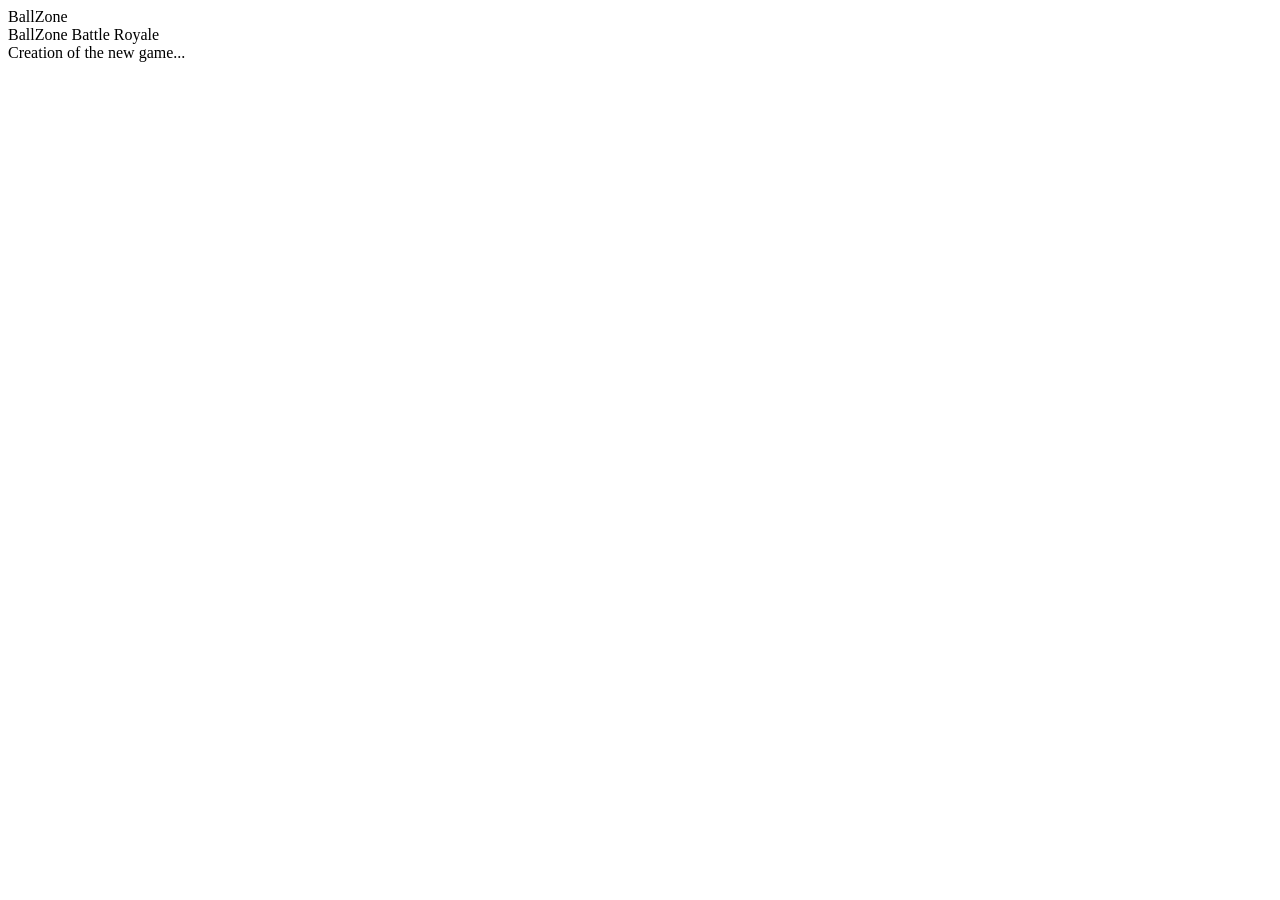
<file: java/dsmt/src/main/resources/templates/new_game_server.html>
<!DOCTYPE html>
<html lang="it" xmlns:th="http://www.thymeleaf.org">
<head>
    <meta charset="UTF-8">
    <meta name="viewport" content="width=device-width, initial-scale=1.0">
    <title>BallZone — Creating game</title>
    <link href="https://fonts.googleapis.com/css2?family=Share+Tech+Mono&family=Orbitron:wght@400;700;900&display=swap" rel="stylesheet">
    <link th:href="@{/css/general.css}" type="text/css" rel="stylesheet"/>
</head>
<body onload="createGameServer()">

<div id="mouse-dot"></div>
<script th:src="@{/js/custom_pointer.js}" type="text/javascript"></script>
<script th:src="@{/js/new_game_server.js}" type="text/javascript"></script>

<div id="login-screen" class="main-box">
    <div class="panel">
        <div class="logo">BallZone</div>
        <div class="subtitle">BallZone Battle Royale</div>

        <div id="message">Creation of the new game...</div>
    </div>
</div>

</body>
</html>
</file>
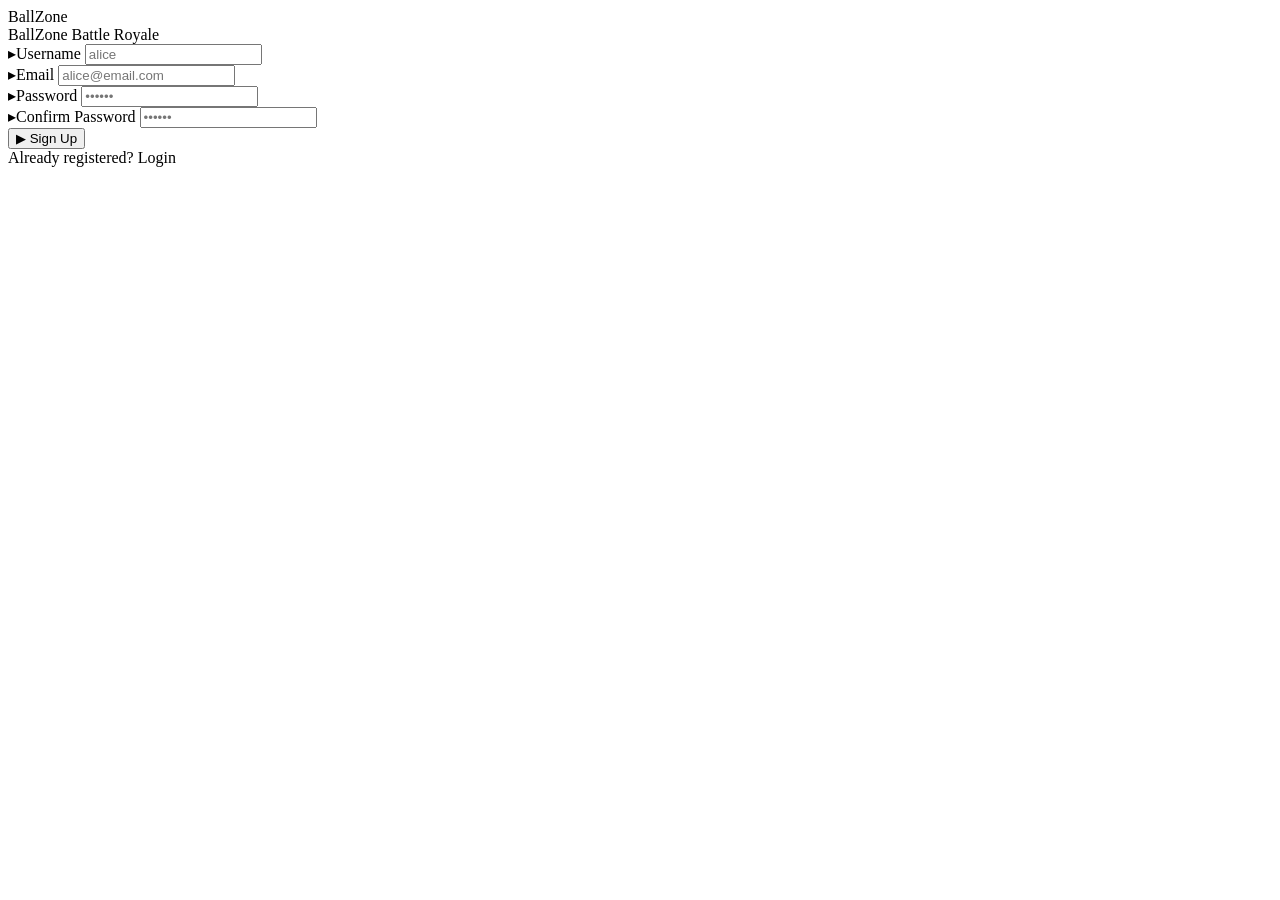
<file: java/dsmt/src/main/resources/templates/signup.html>
<!DOCTYPE html>
<html lang="it" xmlns:th="http://www.thymeleaf.org">
<head>
    <meta charset="UTF-8">
    <meta name="viewport" content="width=device-width, initial-scale=1.0">
    <title>BallZone — Sign up</title>
    <link href="https://fonts.googleapis.com/css2?family=Share+Tech+Mono&family=Orbitron:wght@400;700;900&display=swap" rel="stylesheet">
    <link th:href="@{/css/general.css}" type="text/css" rel="stylesheet"/>
</head>
<body>

<div id="mouse-dot"></div>
<script th:src="@{/js/custom_pointer.js}" type="text/javascript"></script>

<div id="signup-screen"  class="main-box">
    <div class="panel">
        <div class="logo">BallZone</div>
        <div class="subtitle">BallZone Battle Royale</div>

        <form th:action="@{/auth/signup}" method="post">
            <div class="field">
                <label class="field-label" for="username"><span class="marker">▸</span>Username</label>
                <input class="field-input" type="text" id="username" name="username" placeholder="alice" autocomplete="off" required>
            </div>

            <div class="field">
                <label class="field-label" for="email"><span class="marker">▸</span>Email</label>
                <input class="field-input" type="email" id="email" name="email" placeholder="alice@email.com" autocomplete="off" required>
            </div>

            <div class="field">
                <label class="field-label" for="password"><span class="marker">▸</span>Password</label>
                <input class="field-input" type="password" id="password" name="password" placeholder="••••••" autocomplete="off" required>
            </div>

            <div class="field">
                <label class="field-label" for="confirmPassword"><span class="marker">▸</span>Confirm Password</label>
                <input class="field-input" type="password" id="confirmPassword" name="confirmPassword" placeholder="••••••" autocomplete="off" required>
            </div>

            <button class="connect-btn" type="submit">▶ Sign Up</button>
        </form>

        <div class="error-box" th:classappend="${error} ? ' visible'" th:text="${error} ? ${error} : ''"></div>

        <div class="page-link">
            <a th:href="@{/login}">Already registered? Login</a>
        </div>
    </div>
</div>

</body>
</html>
</file>
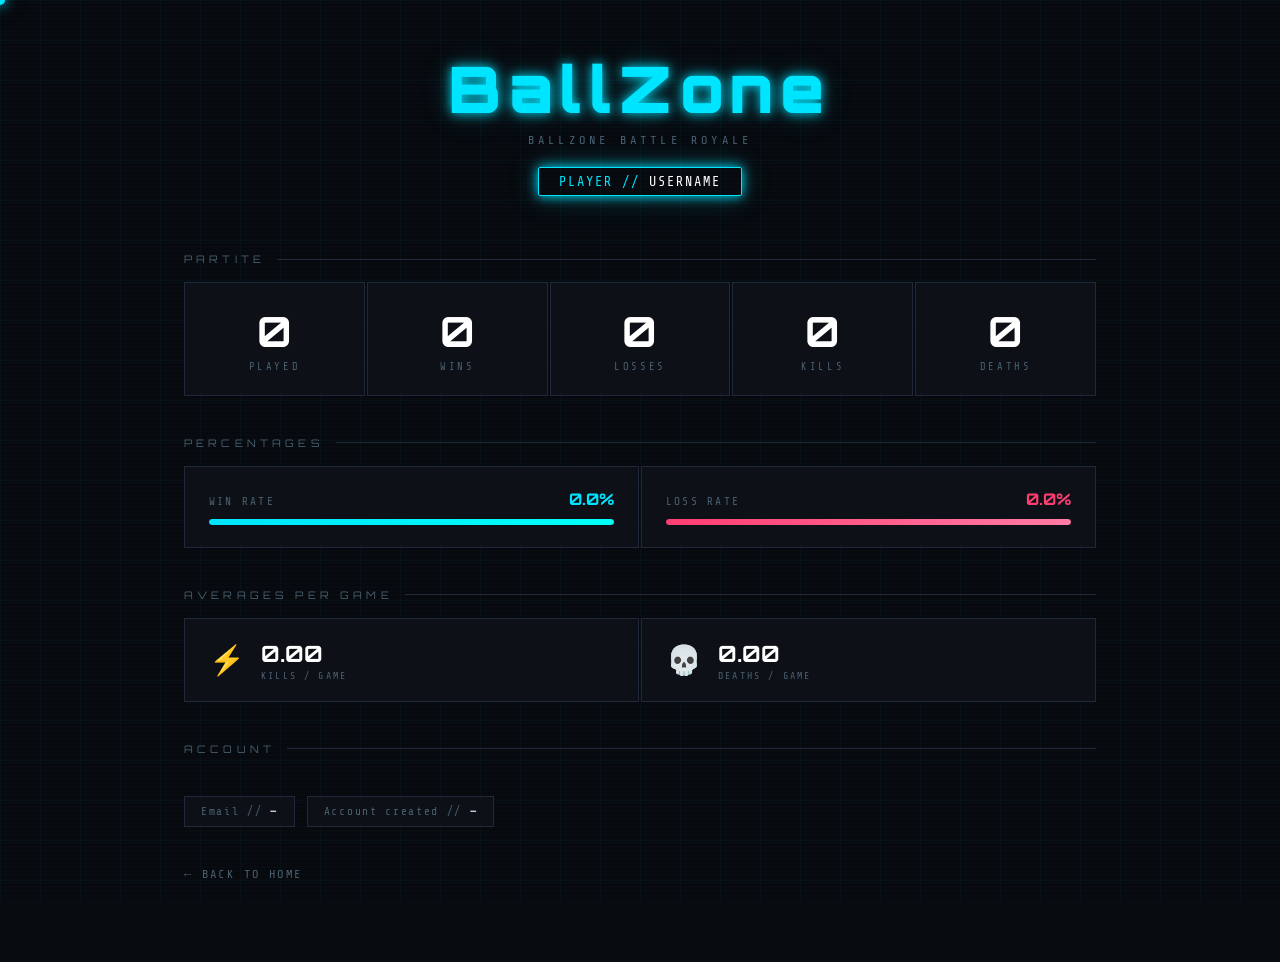
<file: java/dsmt/src/main/resources/templates/statistics.html>
<!DOCTYPE html>
<html lang="it" xmlns:th="http://www.thymeleaf.org">
<head>
    <meta charset="UTF-8"/>
    <meta name="viewport" content="width=device-width, initial-scale=1.0"/>
    <title>BallZone — Statistics</title>
    <link href="https://fonts.googleapis.com/css2?family=Orbitron:wght@400;700;900&family=Share+Tech+Mono&display=swap" rel="stylesheet"/>
    <link th:href="@{/css/general.css}" type="text/css" rel="stylesheet"/>
    <link th:href="@{/css/statistics.css}" type="text/css" rel="stylesheet"/>
    <style>
        :root {
            --bg:        #080b10;
            --panel:     #0d1117;
            --border:    #1e2a3a;
            --accent:    #00e5ff;
            --accent2:   #ff3d71;
            --accent3:   #ffe600;
            --text:      #c8d8e8;
            --muted:     #4a6070;
            --glow:      0 0 12px var(--accent), 0 0 30px rgba(0,229,255,.25);
            --glow2:     0 0 12px var(--accent2), 0 0 30px rgba(255,61,113,.25);
        }

        *, *::before, *::after { box-sizing: border-box; margin: 0; padding: 0; }

        body {
            background: var(--bg);
            color: var(--text);
            font-family: 'Share Tech Mono', monospace;
            min-height: 100vh;
            overflow-x: hidden;
        }

        /* ── scanline overlay ── */
        body::before {
            content: '';
            position: fixed; inset: 0; z-index: 0;
            background: repeating-linear-gradient(
                0deg,
                transparent,
                transparent 2px,
                rgba(0,0,0,.15) 2px,
                rgba(0,0,0,.15) 4px
            );
            pointer-events: none;
        }

        /* ── grid background ── */
        body::after {
            content: '';
            position: fixed; inset: 0; z-index: 0;
            background-image:
                linear-gradient(rgba(0,229,255,.04) 1px, transparent 1px),
                linear-gradient(90deg, rgba(0,229,255,.04) 1px, transparent 1px);
            background-size: 40px 40px;
            pointer-events: none;
        }

        /* ── custom cursor ── */
        #mouse-dot {
            position: fixed; width: 10px; height: 10px;
            border-radius: 50%;
            background: var(--accent);
            box-shadow: var(--glow);
            pointer-events: none; z-index: 9999;
            transform: translate(-50%, -50%);
            transition: transform .1s, width .15s, height .15s;
        }

        /* ── layout ── */
        .page {
            position: relative; z-index: 1;
            max-width: 960px;
            margin: 0 auto;
            padding: 48px 24px 80px;
        }

        /* ── header ── */
        .header {
            text-align: center;
            margin-bottom: 56px;
        }
        .logo {
            font-family: 'Orbitron', sans-serif;
            font-size: clamp(2.4rem, 7vw, 4rem);
            font-weight: 900;
            color: var(--accent);
            text-shadow: var(--glow);
            letter-spacing: .12em;
            animation: flicker 6s infinite;
        }
        .subtitle {
            font-size: .75rem;
            letter-spacing: .35em;
            color: var(--muted);
            text-transform: uppercase;
            margin-top: 4px;
        }
        .player-tag {
            display: inline-block;
            margin-top: 20px;
            padding: 6px 20px;
            border: 1px solid var(--accent);
            border-radius: 2px;
            font-size: .85rem;
            color: var(--accent);
            letter-spacing: .15em;
            box-shadow: var(--glow);
        }
        .player-tag span { color: #fff; }

        /* ── section title ── */
        .section-label {
            font-family: 'Orbitron', sans-serif;
            font-size: .65rem;
            letter-spacing: .4em;
            color: var(--muted);
            text-transform: uppercase;
            margin-bottom: 16px;
            display: flex; align-items: center; gap: 12px;
        }
        .section-label::after {
            content: '';
            flex: 1;
            height: 1px;
            background: var(--border);
        }

        /* ── big stats row ── */
        .big-stats {
            display: grid;
            grid-template-columns: repeat(auto-fit, minmax(160px, 1fr));
            gap: 2px;
            margin-bottom: 2px;
        }

        .stat-card {
            background: var(--panel);
            border: 1px solid var(--border);
            padding: 28px 20px 22px;
            text-align: center;
            position: relative;
            overflow: hidden;
            transition: border-color .25s, transform .2s;
            cursor: default;
        }
        .stat-card:hover {
            border-color: var(--accent);
            transform: translateY(-3px);
        }
        .stat-card::before {
            content: '';
            position: absolute; inset: 0;
            background: linear-gradient(135deg, rgba(0,229,255,.05) 0%, transparent 60%);
            opacity: 0;
            transition: opacity .25s;
        }
        .stat-card:hover::before { opacity: 1; }

        .stat-card.danger:hover  { border-color: var(--accent2); }
        .stat-card.danger::before { background: linear-gradient(135deg, rgba(255,61,113,.05) 0%, transparent 60%); }
        .stat-card.warn:hover   { border-color: var(--accent3); }
        .stat-card.warn::before  { background: linear-gradient(135deg, rgba(255,230,0,.05) 0%, transparent 60%); }

        .stat-value {
            font-family: 'Orbitron', sans-serif;
            font-size: clamp(1.8rem, 4vw, 2.6rem);
            font-weight: 700;
            line-height: 1;
            color: #fff;
        }
        .stat-card:hover .stat-value         { color: var(--accent);  text-shadow: var(--glow); }
        .stat-card.danger:hover .stat-value  { color: var(--accent2); text-shadow: var(--glow2); }
        .stat-card.warn:hover .stat-value    { color: var(--accent3); }

        .stat-label {
            font-size: .65rem;
            letter-spacing: .25em;
            color: var(--muted);
            text-transform: uppercase;
            margin-top: 8px;
        }

        /* ── progress bars ── */
        .bars-row {
            display: grid;
            grid-template-columns: 1fr 1fr;
            gap: 2px;
            margin-top: 2px;
        }
        @media (max-width: 520px) { .bars-row { grid-template-columns: 1fr; } }

        .bar-card {
            background: var(--panel);
            border: 1px solid var(--border);
            padding: 22px 24px;
        }
        .bar-header {
            display: flex; justify-content: space-between; align-items: baseline;
            margin-bottom: 10px;
        }
        .bar-name {
            font-size: .7rem;
            letter-spacing: .2em;
            color: var(--muted);
            text-transform: uppercase;
        }
        .bar-pct {
            font-family: 'Orbitron', sans-serif;
            font-size: 1rem;
            font-weight: 700;
        }
        .bar-track {
            height: 6px;
            background: var(--border);
            border-radius: 3px;
            overflow: hidden;
        }
        .bar-fill {
            height: 100%;
            border-radius: 3px;
            transition: width 1s cubic-bezier(.4,0,.2,1);
        }
        .bar-fill.win  { background: linear-gradient(90deg, var(--accent), #00fff7); box-shadow: 0 0 8px var(--accent); }
        .bar-fill.loss { background: linear-gradient(90deg, var(--accent2), #ff7ba5); box-shadow: 0 0 8px var(--accent2); }

        /* ── averages ── */
        .avg-row {
            display: grid;
            grid-template-columns: 1fr 1fr;
            gap: 2px;
            margin-top: 2px;
            margin-bottom: 40px;
        }
        @media (max-width: 520px) { .avg-row { grid-template-columns: 1fr; } }

        .avg-card {
            background: var(--panel);
            border: 1px solid var(--border);
            padding: 20px 24px;
            display: flex;
            align-items: center;
            gap: 16px;
        }
        .avg-icon {
            font-size: 1.8rem;
            flex-shrink: 0;
        }
        .avg-info { flex: 1; }
        .avg-value {
            font-family: 'Orbitron', sans-serif;
            font-size: 1.4rem;
            font-weight: 700;
            color: #fff;
        }
        .avg-label {
            font-size: .62rem;
            letter-spacing: .22em;
            color: var(--muted);
            text-transform: uppercase;
            margin-top: 3px;
        }

        /* ── meta info ── */
        .meta-row {
            display: flex;
            flex-wrap: wrap;
            gap: 12px;
            margin-top: 40px;
        }
        .meta-chip {
            background: var(--panel);
            border: 1px solid var(--border);
            padding: 8px 16px;
            font-size: .7rem;
            letter-spacing: .15em;
            color: var(--muted);
        }
        .meta-chip strong { color: var(--text); }

        /* ── back link ── */
        .back-link {
            display: inline-flex; align-items: center; gap: 8px;
            margin-top: 40px;
            color: var(--muted);
            text-decoration: none;
            font-size: .75rem;
            letter-spacing: .2em;
            text-transform: uppercase;
            transition: color .2s;
        }
        .back-link:hover { color: var(--accent); }
        .back-link::before { content: '←'; }

        /* ── flicker animation ── */
        @keyframes flicker {
            0%,19%,21%,23%,25%,54%,56%,100% { opacity: 1; }
            20%,24%,55% { opacity: .4; }
        }

        /* ── entry animation ── */
        .stat-card, .bar-card, .avg-card {
            animation: slideUp .5s ease both;
        }
        .stat-card:nth-child(1) { animation-delay: .05s }
        .stat-card:nth-child(2) { animation-delay: .10s }
        .stat-card:nth-child(3) { animation-delay: .15s }
        .stat-card:nth-child(4) { animation-delay: .20s }
        .stat-card:nth-child(5) { animation-delay: .25s }

        @keyframes slideUp {
            from { opacity: 0; transform: translateY(18px); }
            to   { opacity: 1; transform: translateY(0); }
        }
    </style>
</head>
<body>

<div id="mouse-dot"></div>
<script th:src="@{/js/custom_pointer.js}" type="text/javascript"></script>

<div class="page">

    <!--header -->
    <header class="header">
        <div class="logo">BallZone</div>
        <div class="subtitle">BallZone Battle Royale</div>
        <div class="player-tag">PLAYER // <span th:text="${stats.username()}">USERNAME</span></div>
    </header>

    <!--Games -->
    <div class="section-label">Partite</div>
    <div class="big-stats">
        <div class="stat-card">
            <div class="stat-value" th:text="${stats.gamesPlayed()}">0</div>
            <div class="stat-label">Played</div>
        </div>
        <div class="stat-card">
            <div class="stat-value" th:text="${stats.gamesWon()}">0</div>
            <div class="stat-label">Wins</div>
        </div>
        <div class="stat-card danger">
            <div class="stat-value" th:text="${stats.gamesLost()}">0</div>
            <div class="stat-label">Losses</div>
        </div>
        <div class="stat-card warn">
            <div class="stat-value" th:text="${stats.dotsEaten()}">0</div>
            <div class="stat-label">Kills</div>
        </div>
        <div class="stat-card danger">
            <div class="stat-value" th:text="${stats.deaths()}">0</div>
            <div class="stat-label">Deaths</div>
        </div>
    </div>

    <!--Percentages -->
    <div class="section-label" style="margin-top:40px">Percentages</div>
    <div class="bars-row">
        <div class="bar-card">
            <div class="bar-header">
                <span class="bar-name">Win rate</span>
                <span class="bar-pct" style="color:var(--accent)"
                      th:text="${#numbers.formatDecimal(stats.winPercentage(), 1, 1) + '%'}">0.0%</span>
            </div>
            <div class="bar-track">
                <div class="bar-fill win"
                     th:style="'width:' + ${stats.winPercentage()} + '%'"></div>
            </div>
        </div>
        <div class="bar-card">
            <div class="bar-header">
                <span class="bar-name">Loss rate</span>
                <span class="bar-pct" style="color:var(--accent2)"
                      th:text="${#numbers.formatDecimal(stats.lossPercentage(), 1, 1) + '%'}">0.0%</span>
            </div>
            <div class="bar-track">
                <div class="bar-fill loss"
                     th:style="'width:' + ${stats.lossPercentage()} + '%'"></div>
            </div>
        </div>
    </div>

    <!--Averages -->
    <div class="section-label" style="margin-top:40px">Averages per game</div>
    <div class="avg-row">
        <div class="avg-card">
            <div class="avg-icon">⚡</div>
            <div class="avg-info">
                <div class="avg-value"
                     th:text="${#numbers.formatDecimal(stats.avgKillsPerGame(), 1, 2)}">0.00</div>
                <div class="avg-label">Kills / game</div>
            </div>
        </div>
        <div class="avg-card">
            <div class="avg-icon">💀</div>
            <div class="avg-info">
                <div class="avg-value"
                     th:text="${#numbers.formatDecimal(stats.avgDeathsPerGame(), 1, 2)}">0.00</div>
                <div class="avg-label">Deaths / game</div>
            </div>
        </div>
    </div>

    <!--Other info -->
    <div class="section-label">Account</div>
    <div class="meta-row">
        <div class="meta-chip">
            Email // <strong th:text="${stats.email()}">—</strong>
        </div>
        <div class="meta-chip">
            Account created //
            <strong th:text="${#temporals.format(stats.createdAt(), 'dd MMM yyyy')}">—</strong>
        </div>
    </div>

    <a class="back-link" th:href="@{/home}">Back to Home</a>

</div>

<script>
    // Custom pointer sync (se non già gestito da custom_pointer.js)
    const dot = document.getElementById('mouse-dot');
    if (dot) {
        document.addEventListener('mousemove', e => {
            dot.style.left = e.clientX + 'px';
            dot.style.top  = e.clientY + 'px';
        });
    }

    // Anima le barre al caricamento
    document.querySelectorAll('.bar-fill').forEach(el => {
        const target = el.style.width;
        el.style.width = '0';
        requestAnimationFrame(() => {
            setTimeout(() => { el.style.width = target; }, 100);
        });
    });
</script>

</body>
</html>
</file>
